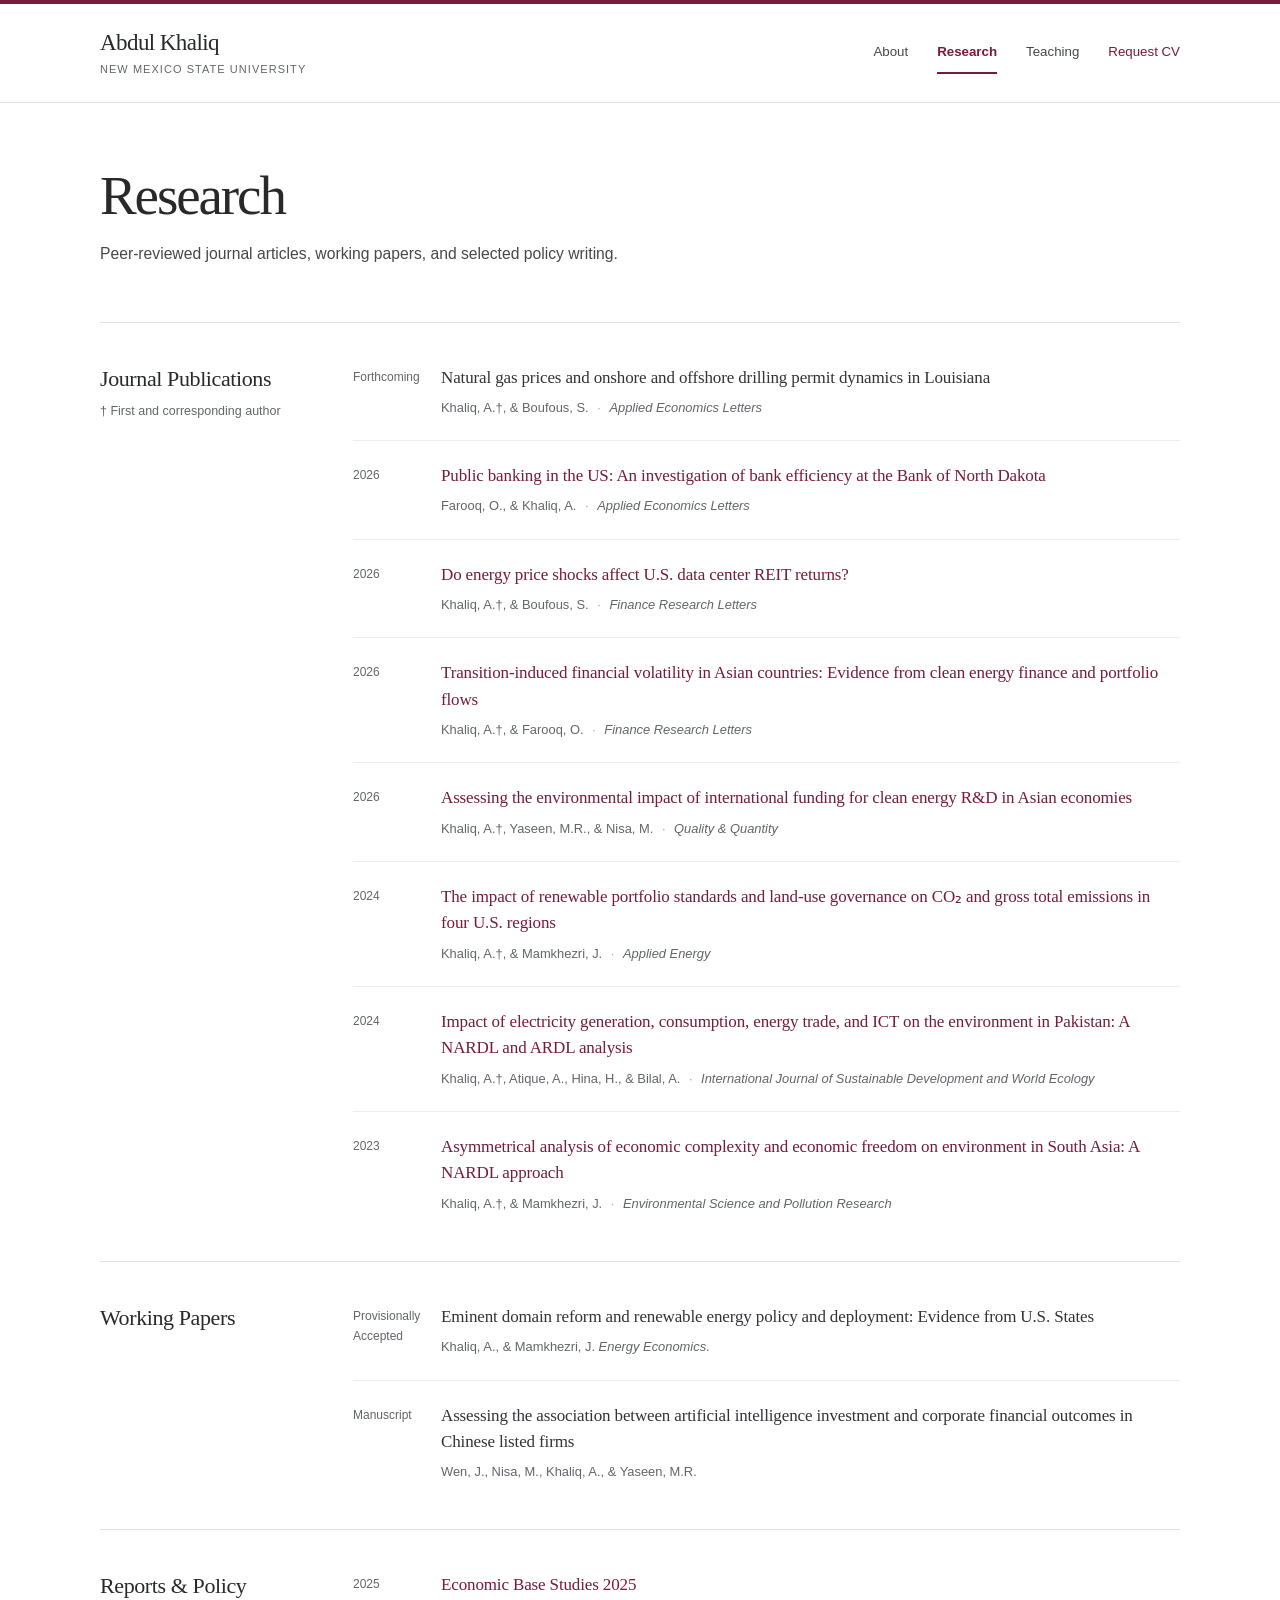
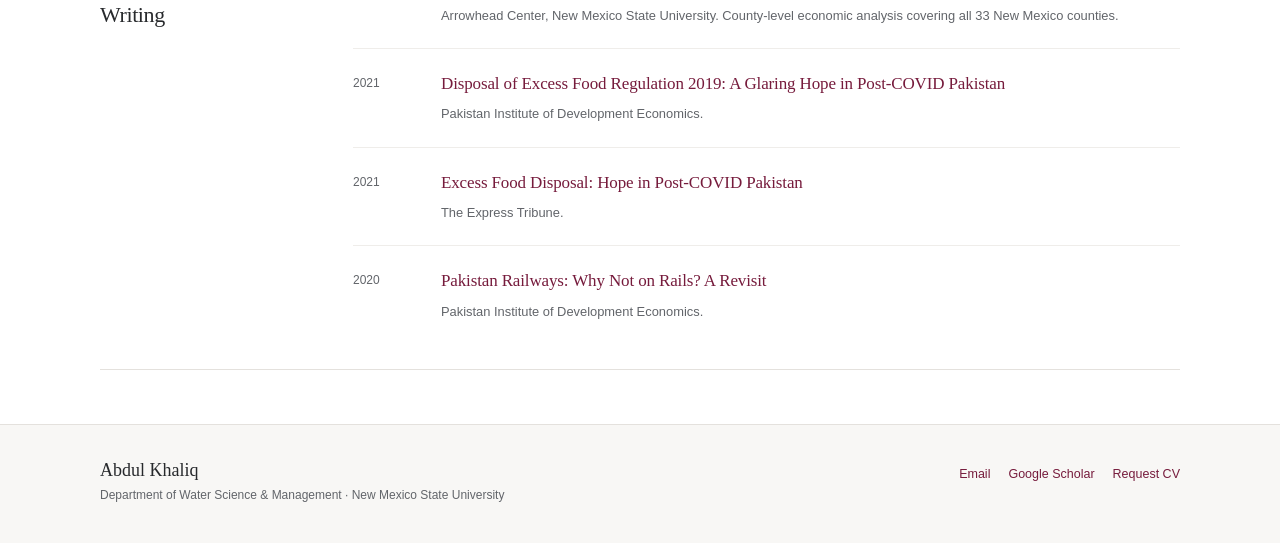
<file: research.html>
<!doctype html>
<html lang="en">
<head>
  <meta charset="utf-8">
  <meta name="viewport" content="width=device-width, initial-scale=1">
  <meta name="theme-color" content="#761b3c">
  <meta name="description" content="Peer-reviewed journal publications, working papers, research in progress, and selected policy writing by Abdul Khaliq.">
  <meta name="color-scheme" content="light">
  <title>Research | Abdul Khaliq</title>
  <link rel="canonical" href="https://dr-khaliq.github.io/research.html">
  <link rel="icon" href="favicon.svg" type="image/svg+xml">
  <link rel="stylesheet" href="academic.css">
  <meta property="og:type" content="website">
  <meta property="og:site_name" content="Abdul Khaliq">
  <meta property="og:title" content="Research | Abdul Khaliq">
  <meta property="og:description" content="Peer-reviewed journal publications, working papers, research in progress, and selected policy writing by Abdul Khaliq.">
  <meta property="og:url" content="https://dr-khaliq.github.io/research.html">
  <meta name="twitter:card" content="summary">
  <script type="application/ld+json">{"@context":"https://schema.org","@type":"Person","name":"Abdul Khaliq","url":"https://dr-khaliq.github.io/","email":"mailto:akb@nmsu.edu","affiliation":{"@type":"CollegeOrUniversity","name":"New Mexico State University"},"sameAs":["https://scholar.google.com/citations?user=s14APysAAAAJ","https://orcid.org/0000-0002-2525-3536","https://www.linkedin.com/in/abdulkhaliqbutt/"]}</script>
</head>
<body>
  <a class="skip-link" href="#main">Skip to main content</a>
  <header class="site-header">
    <div class="wrap header-inner">
      <a class="site-signature" href="index.html" aria-label="Abdul Khaliq, home">
        <span class="signature-name">Abdul Khaliq</span>
        <span class="signature-institution">New Mexico State University</span>
      </a>
      <nav class="primary-nav" aria-label="Main navigation">
        <a href="index.html">About</a>
        <a href="research.html" aria-current="page">Research</a>
        <a href="teaching.html">Teaching</a>
        <a class="cv-link" href="mailto:akb@nmsu.edu?subject=Curriculum%20Vitae%20Request" aria-label="Request curriculum vitae by email">Request CV</a>
      </nav>
    </div>
  </header>

  <main id="main" class="main-content">
    <div class="wrap page-wrap">
      <div class="page-heading">
        <h1>Research</h1>
        <p>Peer-reviewed journal articles, working papers, and selected policy writing.</p>
      </div>
      <div class="content-divider" aria-hidden="true"></div>
      <!-- EDIT: Publications -->
      <section class="ledger-section" id="publications" aria-labelledby="publications-heading">
        <div class="ledger-heading">
          <h2 id="publications-heading">Journal Publications</h2>
          <p class="section-note">† First and corresponding author</p>
        </div>
        <div class="ledger-main">
          <ol class="citation-list">
          
            <li class="citation-row">
  <div class="citation-year">
    Forthcoming
  </div>
  <div class="citation-body">
    <span class="citation-title plain-title">Natural gas prices and onshore and offshore drilling permit dynamics in Louisiana</span>
    <p class="citation-meta">Khaliq, A.†, &amp; Boufous, S. <span class="citation-separator">·</span> <em>Applied Economics Letters</em></p>
  </div>
</li>
            <li class="citation-row">
              <div class="citation-year">
                2026
              </div>
              <div class="citation-body">
                <a class="citation-title" href="https://doi.org/10.1080/13504851.2026.2681690" rel="noopener noreferrer" target="_blank">Public banking in the US: An investigation of bank efficiency at the Bank of North Dakota</a>
                <p class="citation-meta">Farooq, O., &amp; Khaliq, A. <span class="citation-separator">·</span> <em>Applied Economics Letters</em></p>
              </div>
            </li>
            <li class="citation-row">
              <div class="citation-year">
                2026
              </div>
              <div class="citation-body">
                <a class="citation-title" href="https://doi.org/10.1016/j.frl.2026.110191" rel="noopener noreferrer" target="_blank">Do energy price shocks affect U.S. data center REIT returns?</a>
                <p class="citation-meta">Khaliq, A.†, &amp; Boufous, S. <span class="citation-separator">·</span> <em>Finance Research Letters</em></p>
              </div>
            </li>
            <li class="citation-row">
              <div class="citation-year">
                2026
              </div>
              <div class="citation-body">
                <a class="citation-title" href="https://doi.org/10.1016/j.frl.2026.109885" rel="noopener noreferrer" target="_blank">Transition-induced financial volatility in Asian countries: Evidence from clean energy finance and portfolio flows</a>
                <p class="citation-meta">Khaliq, A.†, &amp; Farooq, O. <span class="citation-separator">·</span> <em>Finance Research Letters</em></p>
              </div>
            </li>
            <li class="citation-row">
              <div class="citation-year">
                2026
              </div>
              <div class="citation-body">
                <a class="citation-title" href="https://doi.org/10.1007/s11135-026-02646-9" rel="noopener noreferrer" target="_blank">Assessing the environmental impact of international funding for clean energy R&amp;D in Asian economies</a>
                <p class="citation-meta">Khaliq, A.†, Yaseen, M.R., &amp; Nisa, M. <span class="citation-separator">·</span> <em>Quality &amp; Quantity</em></p>
              </div>
            </li>
            <li class="citation-row">
              <div class="citation-year">
                2024
              </div>
              <div class="citation-body">
                <a class="citation-title" href="https://doi.org/10.1016/j.apenergy.2024.123832" rel="noopener noreferrer" target="_blank">The impact of renewable portfolio standards and land-use governance on CO₂ and gross total emissions in four U.S. regions</a>
                <p class="citation-meta">Khaliq, A.†, &amp; Mamkhezri, J. <span class="citation-separator">·</span> <em>Applied Energy</em></p>
              </div>
            </li>
            <li class="citation-row">
              <div class="citation-year">
                2024
              </div>
              <div class="citation-body">
                <a class="citation-title" href="https://doi.org/10.1080/13504509.2023.2277918" rel="noopener noreferrer" target="_blank">Impact of electricity generation, consumption, energy trade, and ICT on the environment in Pakistan: A NARDL and ARDL analysis</a>
                <p class="citation-meta">Khaliq, A.†, Atique, A., Hina, H., &amp; Bilal, A. <span class="citation-separator">·</span> <em>International Journal of Sustainable Development and World Ecology</em></p>
              </div>
            </li>
            <li class="citation-row">
              <div class="citation-year">
                2023
              </div>
              <div class="citation-body">
                <a class="citation-title" href="https://doi.org/10.1007/s11356-023-28481-1" rel="noopener noreferrer" target="_blank">Asymmetrical analysis of economic complexity and economic freedom on environment in South Asia: A NARDL approach</a>
                <p class="citation-meta">Khaliq, A.†, &amp; Mamkhezri, J. <span class="citation-separator">·</span> <em>Environmental Science and Pollution Research</em></p>
              </div>
            </li>
          </ol>
        </div>
      </section>
      <!-- EDIT: Working Papers -->
      <section class="ledger-section" id="working-papers" aria-labelledby="working-papers-heading">
        <div class="ledger-heading">
          <h2 id="working-papers-heading">Working Papers</h2>
        </div>
        <div class="ledger-main">
          <ol class="citation-list">

            <li class="citation-row">
  <div class="citation-year">
    Provisionally Accepted
  </div>
  <div class="citation-body">
    <span class="citation-title plain-title">Eminent domain reform and renewable energy policy and deployment: Evidence from U.S. States</span>
    <p class="citation-meta">Khaliq, A., &amp; Mamkhezri, J. <em>Energy Economics</em>.</p>
  </div>
</li>
          
            <li class="citation-row">
              <div class="citation-year">
                Manuscript
              </div>
              <div class="citation-body">
                <span class="citation-title plain-title">Assessing the association between artificial intelligence investment and corporate financial outcomes in Chinese listed firms</span>
                <p class="citation-meta">Wen, J., Nisa, M., Khaliq, A., &amp; Yaseen, M.R.</p>
              </div>
            </li>
          </ol>
        </div>
      </section>
      <!-- EDIT: Reports -->
      <section class="ledger-section" id="reports" aria-labelledby="reports-heading">
        <div class="ledger-heading">
          <h2 id="reports-heading">Reports &amp; Policy Writing</h2>
        </div>
        <div class="ledger-main">
          <ol class="citation-list">
            <li class="citation-row">
              <div class="citation-year">
                2025
              </div>
              <div class="citation-body">
                <a class="citation-title" href="https://arrowheadcenter.nmsu.edu/arrowhead-reports/arrowhead-economic-analysis/economic_base_studies_2025/index.html" rel="noopener noreferrer" target="_blank">Economic Base Studies 2025</a>
                <p class="citation-meta">Arrowhead Center, New Mexico State University. County-level economic analysis covering all 33 New Mexico counties.</p>
              </div>
            </li>
            <li class="citation-row">
              <div class="citation-year">
                2021
              </div>
              <div class="citation-body">
                <a class="citation-title" href="https://pide.org.pk/research/disposal-of-excess-food-regulation-2019-a-glaring-hope-in-post-covid-pakistan/" rel="noopener noreferrer" target="_blank">Disposal of Excess Food Regulation 2019: A Glaring Hope in Post-COVID Pakistan</a>
                <p class="citation-meta">Pakistan Institute of Development Economics.</p>
              </div>
            </li>
            <li class="citation-row">
              <div class="citation-year">
                2021
              </div>
              <div class="citation-body">
                <a class="citation-title" href="https://tribune.com.pk/story/2276742/excess-food-disposal-hope-in-post-covid-pakistan" rel="noopener noreferrer" target="_blank">Excess Food Disposal: Hope in Post-COVID Pakistan</a>
                <p class="citation-meta">The Express Tribune.</p>
              </div>
            </li>
            <li class="citation-row">
              <div class="citation-year">
                2020
              </div>
              <div class="citation-body">
                <a class="citation-title" href="https://pide.org.pk/research/pakistan-railways-why-not-on-rails-a-revisit/" rel="noopener noreferrer" target="_blank">Pakistan Railways: Why Not on Rails? A Revisit</a>
                <p class="citation-meta">Pakistan Institute of Development Economics.</p>
              </div>
            </li>
          </ol>
        </div>
      </section>
    </div>
  </main>
  <footer class="site-footer">
    <div class="wrap footer-inner">
      <div class="footer-identity">
        <strong>Abdul Khaliq</strong>
        <span>Department of Water Science &amp; Management · New Mexico State University</span>
      </div>
      <div class="footer-links">
        <a href="mailto:akb@nmsu.edu">Email</a>
        <a href="https://scholar.google.com/citations?user=s14APysAAAAJ" target="_blank" rel="noopener noreferrer">Google Scholar</a>
        <a href="mailto:akb@nmsu.edu?subject=Curriculum%20Vitae%20Request">Request CV</a>
      </div>
    </div>
  </footer>
  <script src="site.js" defer></script>
</body>
</html>
</file>
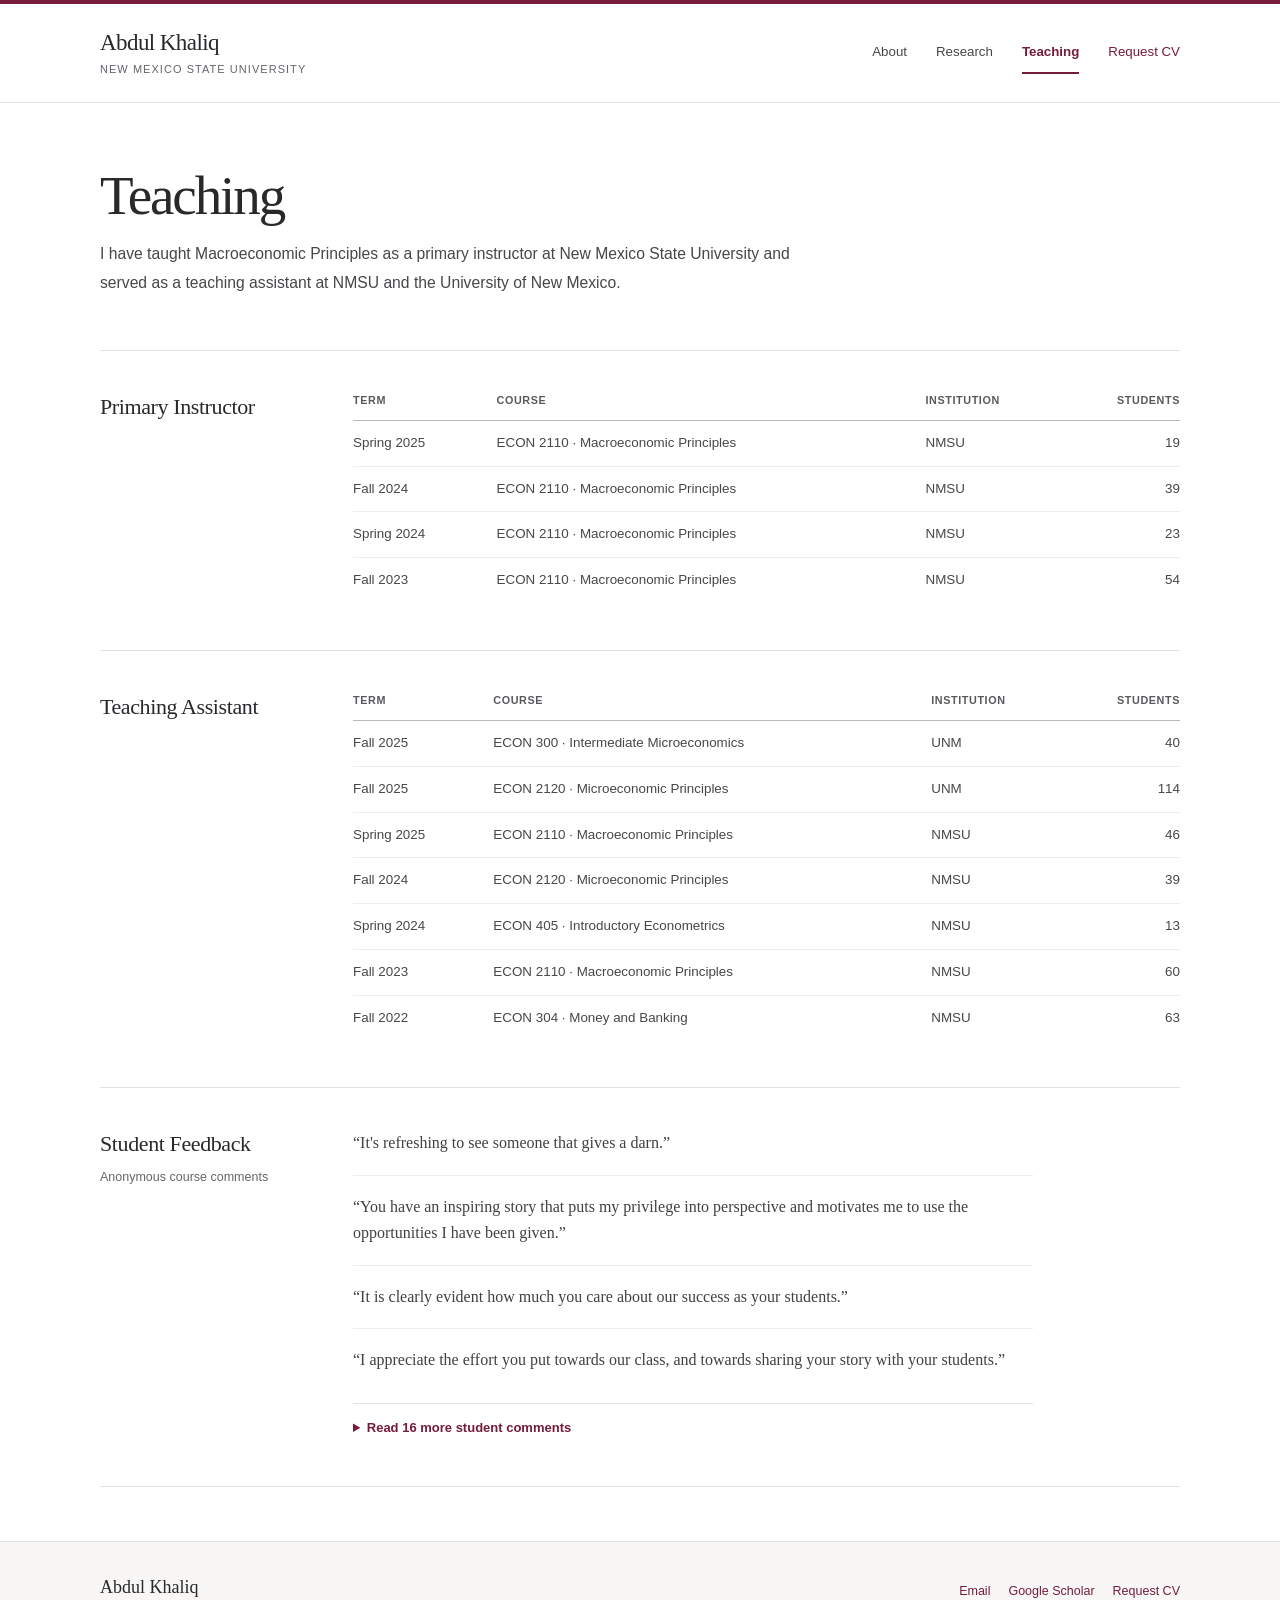
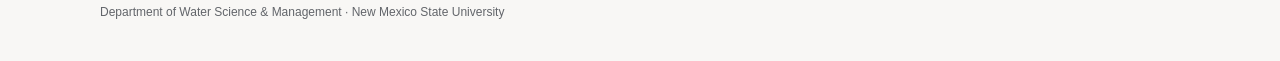
<file: teaching.html>
<!doctype html>
<html lang="en">
<head>
  <meta charset="utf-8">
  <meta name="viewport" content="width=device-width, initial-scale=1">
  <meta name="theme-color" content="#761b3c">
  <meta name="description" content="Teaching experience as an instructor and teaching assistant at New Mexico State University and the University of New Mexico.">
  <meta name="color-scheme" content="light">
  <title>Teaching | Abdul Khaliq</title>
  <link rel="canonical" href="https://dr-khaliq.github.io/teaching.html">
  <link rel="icon" href="favicon.svg" type="image/svg+xml">
  <link rel="stylesheet" href="academic.css">
  <meta property="og:type" content="website">
  <meta property="og:site_name" content="Abdul Khaliq">
  <meta property="og:title" content="Teaching | Abdul Khaliq">
  <meta property="og:description" content="Teaching experience as an instructor and teaching assistant at New Mexico State University and the University of New Mexico.">
  <meta property="og:url" content="https://dr-khaliq.github.io/teaching.html">
  <meta name="twitter:card" content="summary">
  <script type="application/ld+json">{"@context":"https://schema.org","@type":"Person","name":"Abdul Khaliq","url":"https://dr-khaliq.github.io/","email":"mailto:akb@nmsu.edu","affiliation":{"@type":"CollegeOrUniversity","name":"New Mexico State University"},"sameAs":["https://scholar.google.com/citations?user=s14APysAAAAJ","https://orcid.org/0000-0002-2525-3536","https://www.linkedin.com/in/abdulkhaliqbutt/"]}</script>
</head>
<body>
  <a class="skip-link" href="#main">Skip to main content</a>
  <header class="site-header">
    <div class="wrap header-inner">
      <a class="site-signature" href="index.html" aria-label="Abdul Khaliq, home">
        <span class="signature-name">Abdul Khaliq</span>
        <span class="signature-institution">New Mexico State University</span>
      </a>
      <nav class="primary-nav" aria-label="Main navigation">
        <a href="index.html">About</a>
        <a href="research.html">Research</a>
        <a href="teaching.html" aria-current="page">Teaching</a>
        <a class="cv-link" href="mailto:akb@nmsu.edu?subject=Curriculum%20Vitae%20Request" aria-label="Request curriculum vitae by email">Request CV</a>
      </nav>
    </div>
  </header>

  <main id="main" class="main-content">
    <div class="wrap page-wrap">
      <div class="page-heading">
        <h1>Teaching</h1>
        <p>I have taught Macroeconomic Principles as a primary instructor at New Mexico State University and served as a teaching assistant at NMSU and the University of New Mexico.</p>
      </div>
      <div class="content-divider" aria-hidden="true"></div>
      <!-- EDIT: Instructor -->
      <section class="ledger-section" id="instructor" aria-labelledby="instructor-heading">
        <div class="ledger-heading">
          <h2 id="instructor-heading">Primary Instructor</h2>
        </div>
        <div class="ledger-main">
          <div class="responsive-table">
            <table>
              <caption class="sr-only">Primary instructor course experience</caption>
              <thead>
                <tr>
                  <th scope="col">Term</th>
                  <th scope="col">Course</th>
                  <th scope="col">Institution</th>
                  <th scope="col">Students</th>
                </tr>
              </thead>
              <tbody>
                <tr>
                  <td data-label="Term">Spring 2025</td>
                  <td data-label="Course">ECON 2110 · Macroeconomic Principles</td>
                  <td data-label="Institution">NMSU</td>
                  <td data-label="Students">19</td>
                </tr>
                <tr>
                  <td data-label="Term">Fall 2024</td>
                  <td data-label="Course">ECON 2110 · Macroeconomic Principles</td>
                  <td data-label="Institution">NMSU</td>
                  <td data-label="Students">39</td>
                </tr>
                <tr>
                  <td data-label="Term">Spring 2024</td>
                  <td data-label="Course">ECON 2110 · Macroeconomic Principles</td>
                  <td data-label="Institution">NMSU</td>
                  <td data-label="Students">23</td>
                </tr>
                <tr>
                  <td data-label="Term">Fall 2023</td>
                  <td data-label="Course">ECON 2110 · Macroeconomic Principles</td>
                  <td data-label="Institution">NMSU</td>
                  <td data-label="Students">54</td>
                </tr>
              </tbody>
            </table>
          </div>
        </div>
      </section>
      <!-- EDIT: Teaching Assistant -->
      <section class="ledger-section" id="teaching-assistant" aria-labelledby="teaching-assistant-heading">
        <div class="ledger-heading">
          <h2 id="teaching-assistant-heading">Teaching Assistant</h2>
        </div>
        <div class="ledger-main">
          <div class="responsive-table">
            <table>
              <caption class="sr-only">Teaching assistant course experience</caption>
              <thead>
                <tr>
                  <th scope="col">Term</th>
                  <th scope="col">Course</th>
                  <th scope="col">Institution</th>
                  <th scope="col">Students</th>
                </tr>
              </thead>
              <tbody>
                <tr>
                  <td data-label="Term">Fall 2025</td>
                  <td data-label="Course">ECON 300 · Intermediate Microeconomics</td>
                  <td data-label="Institution">UNM</td>
                  <td data-label="Students">40</td>
                </tr>
                <tr>
                  <td data-label="Term">Fall 2025</td>
                  <td data-label="Course">ECON 2120 · Microeconomic Principles</td>
                  <td data-label="Institution">UNM</td>
                  <td data-label="Students">114</td>
                </tr>
                <tr>
                  <td data-label="Term">Spring 2025</td>
                  <td data-label="Course">ECON 2110 · Macroeconomic Principles</td>
                  <td data-label="Institution">NMSU</td>
                  <td data-label="Students">46</td>
                </tr>
                <tr>
                  <td data-label="Term">Fall 2024</td>
                  <td data-label="Course">ECON 2120 · Microeconomic Principles</td>
                  <td data-label="Institution">NMSU</td>
                  <td data-label="Students">39</td>
                </tr>
                <tr>
                  <td data-label="Term">Spring 2024</td>
                  <td data-label="Course">ECON 405 · Introductory Econometrics</td>
                  <td data-label="Institution">NMSU</td>
                  <td data-label="Students">13</td>
                </tr>
                <tr>
                  <td data-label="Term">Fall 2023</td>
                  <td data-label="Course">ECON 2110 · Macroeconomic Principles</td>
                  <td data-label="Institution">NMSU</td>
                  <td data-label="Students">60</td>
                </tr>
                <tr>
                  <td data-label="Term">Fall 2022</td>
                  <td data-label="Course">ECON 304 · Money and Banking</td>
                  <td data-label="Institution">NMSU</td>
                  <td data-label="Students">63</td>
                </tr>
              </tbody>
            </table>
          </div>
        </div>
      </section>
      <!-- EDIT: Student Feedback -->
      <section class="ledger-section" id="student-feedback" aria-labelledby="student-feedback-heading">
        <div class="ledger-heading">
          <h2 id="student-feedback-heading">Student Feedback</h2>
          <p class="section-note">Anonymous course comments</p>
        </div>
        <div class="ledger-main">
          <div class="quote-stack">
            <blockquote class="student-quote">
              <p>“It's refreshing to see someone that gives a darn.”</p>
            </blockquote>
            <blockquote class="student-quote">
              <p>“You have an inspiring story that puts my privilege into perspective and motivates me to use the opportunities I have been given.”</p>
            </blockquote>
            <blockquote class="student-quote">
              <p>“It is clearly evident how much you care about our success as your students.”</p>
            </blockquote>
            <blockquote class="student-quote">
              <p>“I appreciate the effort you put towards our class, and towards sharing your story with your students.”</p>
            </blockquote>
          </div>
          <details class="additional-quotes">
            <summary>Read 16 more student comments <span aria-hidden="true">+</span></summary>
            <div class="quote-stack">
              <blockquote class="student-quote">
                <p>“I deeply appreciated the message you conveyed through your personal experiences.”</p>
              </blockquote>
              <blockquote class="student-quote">
                <p>“The most engaged, personal, brilliant and connected-with-students professor I have ever encountered.”</p>
              </blockquote>
              <blockquote class="student-quote">
                <p>“The instructor's enthusiasm for the subject and the care for his students' well-being really came through.”</p>
              </blockquote>
              <blockquote class="student-quote">
                <p>“Very organized course and offered a very welcoming atmosphere.”</p>
              </blockquote>
              <blockquote class="student-quote">
                <p>“Cares the most about his students' success over any other teacher that I have.”</p>
              </blockquote>
              <blockquote class="student-quote">
                <p>“He is genuine and has an incredible life story and a great view on hard work.”</p>
              </blockquote>
              <blockquote class="student-quote">
                <p>“Does a good job trying to engage all students despite how checked out they may be.”</p>
              </blockquote>
              <blockquote class="student-quote">
                <p>“Instructor was incredibly respectful with us students.”</p>
              </blockquote>
              <blockquote class="student-quote">
                <p>“His instructions were very clear and concise while also being consistent.”</p>
              </blockquote>
              <blockquote class="student-quote">
                <p>“He's a very patient and kind teacher.”</p>
              </blockquote>
              <blockquote class="student-quote">
                <p>“I did learn a lot in this course.”</p>
              </blockquote>
              <blockquote class="student-quote">
                <p>“The instructor was always very helpful and supportive.”</p>
              </blockquote>
              <blockquote class="student-quote">
                <p>“Always had an engaging class.”</p>
              </blockquote>
              <blockquote class="student-quote">
                <p>“His presentations were always prepared — it was obvious he knew the material extremely well.”</p>
              </blockquote>
              <blockquote class="student-quote">
                <p>“Course was well-structured and well-planned.”</p>
              </blockquote>
              <blockquote class="student-quote">
                <p>“If anyone ever asks for a macroeconomics instructor, professor Khaliq will be my go-to!”</p>
              </blockquote>
            </div>
          </details>
        </div>
      </section>
    </div>
  </main>
  <footer class="site-footer">
    <div class="wrap footer-inner">
      <div class="footer-identity">
        <strong>Abdul Khaliq</strong>
        <span>Department of Water Science &amp; Management · New Mexico State University</span>
      </div>
      <div class="footer-links">
        <a href="mailto:akb@nmsu.edu">Email</a>
        <a href="https://scholar.google.com/citations?user=s14APysAAAAJ" target="_blank" rel="noopener noreferrer">Google Scholar</a>
        <a href="mailto:akb@nmsu.edu?subject=Curriculum%20Vitae%20Request">Request CV</a>
      </div>
    </div>
  </footer>
  <script src="site.js" defer></script>
</body>
</html>
</file>
<file: academic.css>
/* Abdul Khaliq | Academic website | responsive, dependency-free */
:root {
  color-scheme: light;
  --accent: #761b3c;
  --accent-dark: #56142d;
  --ink: #27292c;
  --body: #45474a;
  --muted: #62656a;
  --line: #e4e1dd;
  --soft-line: #efedea;
  --paper: #ffffff;
  --soft-paper: #f8f7f5;
  --max: 1080px;
  --serif: Georgia, "Times New Roman", serif;
  --sans: -apple-system, BlinkMacSystemFont, "Segoe UI", Arial, sans-serif;
}
*, *::before, *::after {box-sizing: border-box;}
html {scroll-behavior: smooth;}
body {margin: 0; background: var(--paper); color: var(--ink); font: 15.5px/1.7 var(--sans); -webkit-font-smoothing: antialiased;}
a {color: var(--accent); text-decoration-thickness: 1px; text-underline-offset: 3px;}
a:hover {color: var(--accent-dark);}
a:focus-visible, summary:focus-visible {outline: 2px solid var(--accent); outline-offset: 4px; border-radius: 2px;}
.wrap {width: min(calc(100% - 96px), var(--max)); margin-inline: auto;}
.sr-only {position: absolute !important; width: 1px; height: 1px; padding: 0; margin: -1px; overflow: hidden; clip: rect(0,0,0,0); white-space: nowrap; border: 0;}
.skip-link {position: fixed; z-index: 100; inset: -100px auto auto 16px; padding: 8px 14px; background: white; border: 2px solid var(--accent); color: var(--accent);}
.skip-link:focus {top: 12px;}

/* Shared navigation */
.site-header {border-top: 4px solid var(--accent); border-bottom: 1px solid var(--line); background: var(--paper);}
.header-inner {min-height: 98px; display: flex; justify-content: space-between; align-items: center; gap: 28px;}
.site-signature {display: inline-flex; flex-direction: column; gap: 3px; min-width: 0; color: var(--ink); text-decoration: none; line-height: 1.22;}
.site-signature:hover {color: var(--ink); text-decoration: none;}
.signature-name {font: 400 23px/1.3 var(--serif); letter-spacing: -.025em;}
.signature-institution {font: 500 11px/1.5 var(--sans); letter-spacing: .095em; text-transform: uppercase; color: var(--muted);}
.primary-nav {display: flex; flex-wrap: wrap; align-items: center; gap: 12px 29px;}
.primary-nav a {color: var(--body); font-size: 13.3px; text-decoration: none; white-space: nowrap; padding: 9px 0; border-bottom: 2px solid transparent;}
.primary-nav a:hover, .primary-nav a[aria-current="page"] {border-bottom-color: var(--accent); color: var(--accent);}
.primary-nav a[aria-current="page"] {font-weight: 650;}
.primary-nav .cv-link {color: var(--accent);}

/* About page */
.hero {padding: 70px 0 67px; max-width: 835px;}
.hero.has-portrait {max-width: none; display: grid; grid-template-columns: minmax(0, 1fr) 248px; gap: clamp(38px,7vw,104px); align-items: start;}
.hero-copy {min-width: 0;}
.hero h1, .page-heading h1 {font-family: var(--serif); font-weight: 400; letter-spacing: -.038em; color: #29282b;}
.hero h1 {font-size: clamp(46px, 5.25vw, 61px); line-height: 1.1; margin: 0 0 10px;}
.hero-affiliation {font-size: 13.4px; color: var(--muted); margin: 0 0 34px;}
.hero-affiliation span {color: #a39c9b; padding: 0 6px;}
.hero-lead {margin: 0 0 15px; max-width: 670px; color: #323136; font: 400 clamp(22px,2.5vw,26px)/1.4 var(--serif); letter-spacing: -.015em;}
.hero-bio {margin: 0; max-width: 715px; color: var(--body); font-size: 15.3px; line-height: 1.85;}
.profile-links {display: flex; flex-wrap: wrap; column-gap: 22px; row-gap: 8px; margin: 27px 0 0;}
.profile-links a {font-size: 13.2px; font-weight: 600; text-decoration: none; border-bottom: 1px solid #cfafbd;}
.profile-links a:hover {border-color: var(--accent);}
.portrait {display: none; margin: 5px 0 0; width: 100%;}
.portrait.is-loaded {display: block;}
.portrait img {display: block; width: 100%; height: auto; aspect-ratio: 13 / 16; object-fit: cover; object-position: center 22%; background: var(--soft-paper); border: 1px solid var(--line);}
.content-divider {border-top: 1px solid var(--line);}

/* Editorial two-column sections */
.ledger-section {display: grid; grid-template-columns: 206px minmax(0,1fr); gap: 47px; padding: 39px 0 43px; border-bottom: 1px solid var(--line); scroll-margin-top: 16px;}
.ledger-heading {min-width: 0;}
.ledger-heading h2 {font: 400 22px/1.3 var(--serif); color: var(--ink); letter-spacing: -.018em; margin: 0;}
.section-note {color: var(--muted); font: 12.5px/1.6 var(--sans); margin: 8px 0 0;}
.ledger-main {min-width: 0;}
.interest-line {margin: 0; font-size: 14.8px; line-height: 1.8; color: var(--body);}
.interest-line span {color: #ab9da3; padding: 0 6px;}
.body-reading {max-width: 690px; margin: 0; color: var(--body); line-height: 1.9;}
.citation-list {margin: 0; padding: 0; list-style: none; counter-reset: none;}
.citation-row {display: grid; grid-template-columns: 70px minmax(0,1fr); gap: 18px; border-bottom: 1px solid var(--soft-line); padding: 0 0 22px; margin: 0 0 22px;}
.citation-row:last-child {border-bottom: 0; padding-bottom: 0; margin-bottom: 0;}
.citation-year {color: var(--muted); font-size: 12px; font-variant-numeric: tabular-nums; padding-top: 2px; overflow-wrap: anywhere;}
.citation-body {min-width: 0;}
.citation-title {font: 400 17px/1.43 var(--serif); letter-spacing: -.008em; color: var(--accent); text-decoration: none; overflow-wrap: anywhere;}
a.citation-title:hover {text-decoration: underline; text-underline-offset: 3px;}
.plain-title {color: #333238;}
.citation-meta {font-size: 12.9px; line-height: 1.65; color: var(--muted); margin: 6px 0 0;}
.citation-meta em {font-style: italic;}
.citation-separator {color: #a6a3a4; padding: 0 5px;}
.section-action {font-size: 13.3px; margin: 25px 0 0;}
.section-action a {font-weight: 600; text-decoration: none; border-bottom: 1px solid #cfafbd;}
.section-action a:hover {border-color: var(--accent);}

/* Research and teaching page lead-ins */
.page-wrap {padding-bottom: 26px;}
.page-heading {padding: 61px 0 53px; max-width: 760px;}
.page-heading h1 {font-size: clamp(43px,4.6vw,55px); line-height: 1.15; margin: 0 0 13px;}
.page-heading p {max-width: 690px; font-size: 15.7px; color: var(--body); line-height: 1.8; margin: 0;}
.page-wrap .ledger-section {padding-block: 42px 47px;}

/* Teaching tables */
.responsive-table {width: 100%;}
.responsive-table table {width: 100%; border-collapse: collapse; font: 13.4px/1.55 var(--sans);}
.responsive-table th {padding: 0 12px 12px 0; border-bottom: 1px solid #bdb8b3; text-align: left; color: #58595d; text-transform: uppercase; font-size: 10.8px; line-height: 1.4; letter-spacing: .055em; font-weight: 700;}
.responsive-table td {padding: 12px 12px 12px 0; border-bottom: 1px solid var(--soft-line); vertical-align: top; color: var(--body);}
.responsive-table tbody tr:last-child td {border-bottom: 0;}
.responsive-table th:last-child, .responsive-table td:last-child {text-align: right; padding-right: 0; font-variant-numeric: tabular-nums;}
.responsive-table th:first-child, .responsive-table td:first-child {white-space: nowrap;}

/* Student feedback */
.quote-stack {max-width: 680px;}
.student-quote {margin: 0; border: 0; padding: 0 0 18px;}
.student-quote + .student-quote {padding-top: 18px; border-top: 1px solid var(--soft-line);}
.student-quote p {font: 400 16px/1.65 var(--serif); margin: 0; color: #404045;}
.additional-quotes {max-width: 680px; border-top: 1px solid var(--line); padding-top: 14px; margin-top: 12px;}
.additional-quotes summary {cursor: pointer; color: var(--accent); font: 600 13px/1.6 var(--sans); width: max-content; max-width: 100%;}
.additional-quotes summary span {display: none;}
.additional-quotes[open] summary {margin-bottom: 22px;}

/* Footer */
.site-footer {margin-top: 28px; background: var(--soft-paper); border-top: 1px solid var(--line);}
.footer-inner {display: flex; align-items: start; justify-content: space-between; gap: 24px; padding-block: 33px 38px;}
.footer-identity {display: flex; flex-direction: column; gap: 3px;}
.footer-identity strong {font: 400 18px/1.4 var(--serif);}
.footer-identity span {font: 12px/1.6 var(--sans); color: var(--muted);}
.footer-links {display: flex; flex-wrap: wrap; gap: 8px 18px; padding-top: 6px;}
.footer-links a {font-size: 12.5px; text-decoration: none;}
.footer-links a:hover {text-decoration: underline;}

/* Smaller layouts retain the same hierarchy */
@media (max-width: 920px) {
  .wrap {width: min(calc(100% - 64px),var(--max));}
  .header-inner {gap: 16px;}
  .primary-nav {gap: 9px 20px;}
  .hero {padding-block: 56px 58px;}
  .hero.has-portrait {grid-template-columns: minmax(0,1fr) 208px; gap: 38px;}
  .ledger-section {grid-template-columns: 180px minmax(0,1fr); gap: 30px;}
  .citation-row {grid-template-columns: 60px minmax(0,1fr); gap: 15px;}
}
@media (max-width: 700px) {
  .wrap {width: calc(100% - 44px);}
  .header-inner {display: block; min-height: 0; padding-block: 20px 12px;}
  .signature-name {font-size: 21px;}
  .signature-institution {font-size: 10.5px;}
  .primary-nav {margin-top: 14px; justify-content: flex-start; gap: 3px 24px;}
  .primary-nav a {font-size: 12.8px; padding: 5px 0 8px;}
  .hero {padding-block: 40px 45px;}
  .hero.has-portrait {display: flex; flex-direction: column-reverse; align-items: start; gap: 25px;}
  .portrait {width: 158px; margin: 0;}
  .hero h1 {font-size: 44px;}
  .hero-affiliation {font-size: 12.9px; margin-bottom: 25px;}
  .hero-lead {font-size: 23px;}
  .hero-bio {font-size: 14.8px; line-height: 1.8;}
  .profile-links {margin-top: 22px; gap: 7px 17px;}
  .ledger-section, .page-wrap .ledger-section {display: block; padding-block: 29px 34px;}
  .ledger-heading {margin-bottom: 18px;}
  .ledger-heading h2 {font-size: 22px;}
  .section-note {margin-top: 5px;}
  .page-heading {padding-block: 39px 41px;}
  .page-heading h1 {font-size: 43px;}
  .page-heading p {font-size: 14.8px;}
  .citation-row {grid-template-columns: 56px minmax(0,1fr); gap: 13px; margin-bottom: 19px; padding-bottom: 19px;}
  .citation-title {font-size: 16.7px;}
  .citation-meta {font-size: 12.7px;}
  .footer-inner {display: block; padding-block: 27px 31px;}
  .footer-links {margin-top: 14px;}
}
@media (max-width: 570px) {
  /* A course becomes a semantically intact series of readable stacked records. */
  .responsive-table table, .responsive-table tbody, .responsive-table tr, .responsive-table td {display: block; width: 100%;}
  .responsive-table thead {position: absolute; width: 1px; height: 1px; margin: -1px; padding: 0; overflow: hidden; clip: rect(0,0,0,0); white-space: nowrap; border: 0;}
  .responsive-table tbody tr {border-bottom: 1px solid var(--line); padding: 10px 0 13px;}
  .responsive-table tbody tr:first-child {padding-top: 0;}
  .responsive-table tbody tr:last-child {border-bottom: 0;}
  .responsive-table td, .responsive-table td:last-child {border-bottom: 0; display: grid; grid-template-columns: 84px minmax(0,1fr); gap: 10px; padding: 5px 0; text-align: left; font-size: 13px; white-space: normal; overflow-wrap: anywhere;}
  .responsive-table td::before {content: attr(data-label); font-size: 10.8px; font-weight: 700; color: var(--muted); text-transform: uppercase; letter-spacing: .04em; padding-top: 2px;}
  .responsive-table td:first-child {white-space: normal;}
}
@media (max-width: 360px) {
  .wrap {width: calc(100% - 36px);}
  .primary-nav {gap: 2px 18px;}
  .primary-nav a {font-size: 12.2px;}
  .hero h1 {font-size: 40px;}
  .citation-row {grid-template-columns: 49px minmax(0,1fr); gap: 10px;}
  .citation-title {font-size: 16px;}
  .interest-line span {padding-inline: 3px;}
}
@media (prefers-reduced-motion: reduce) {html {scroll-behavior: auto;}}
@media print {
  :root {--accent:#391421;}
  .site-header {border-top: 0;}
  .primary-nav, .profile-links, .footer-links, .section-action {display: none;}
  .wrap {width: 100%;}
  .hero {padding-block: 24px;}
  .ledger-section {break-inside: avoid;}
  .additional-quotes:not([open]) {display: none;}
  a {color: inherit;}
}
</file>
